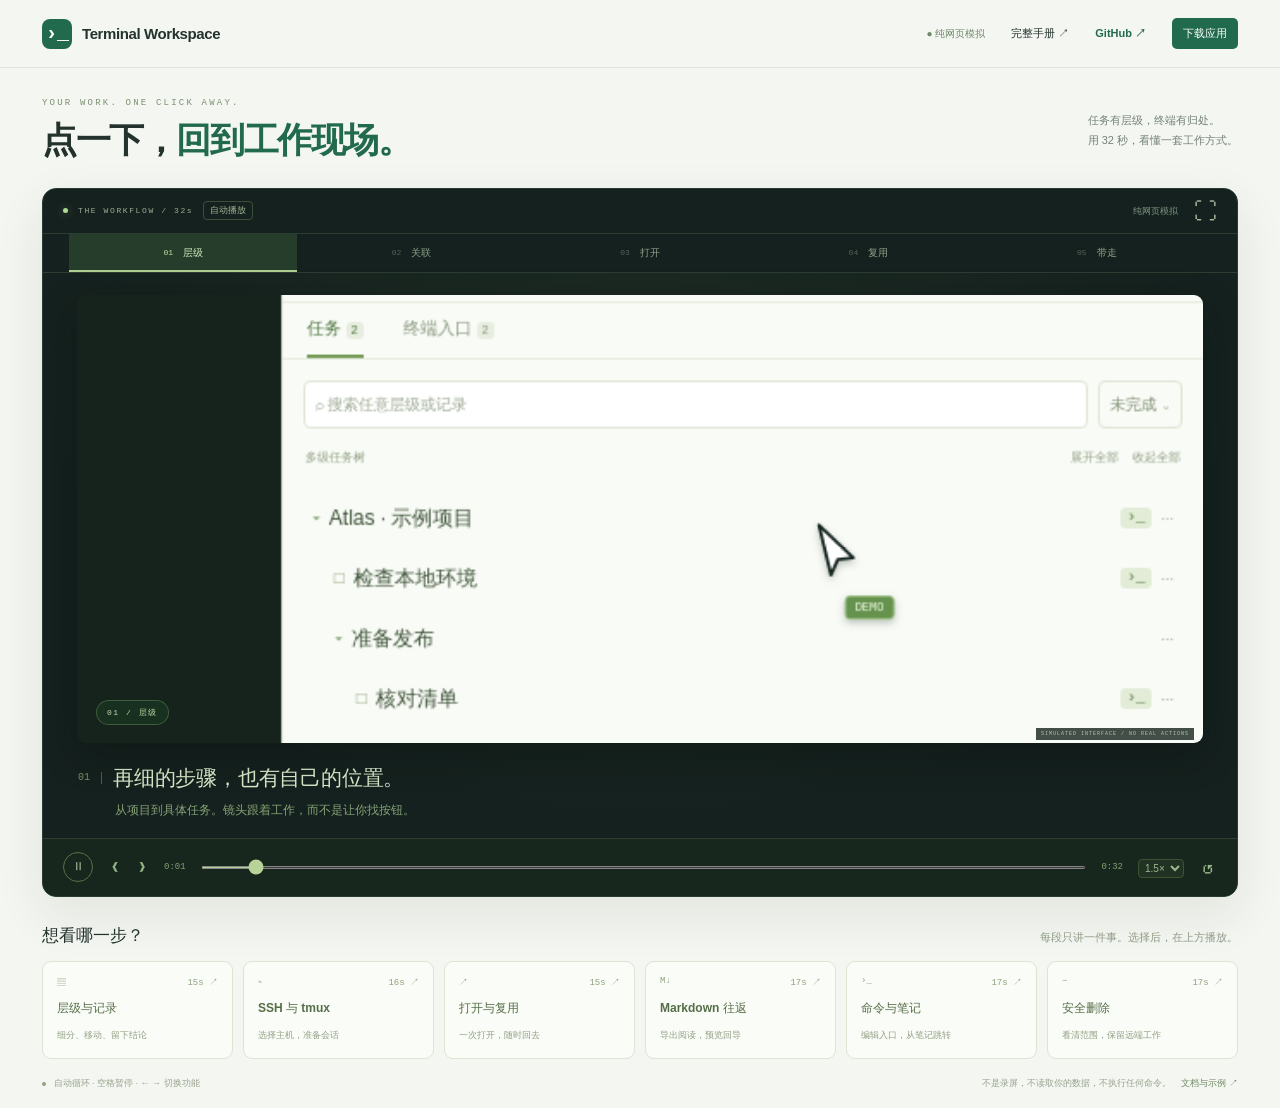
<file: terminal-workspace-release/site/film.html>
<!doctype html>
<html lang="zh-CN">
<head>
  <meta charset="utf-8">
  <meta name="viewport" content="width=device-width, initial-scale=1">
  <meta name="description" content="不用读长文，直接看 Terminal Workspace 自动演示任务层级、SSH / tmux、终端关联与复用、Markdown 和安全删除。纯网页模拟，不操作真实应用。">
  <meta name="referrer" content="no-referrer">
  <title>Terminal Workspace · 产品短片</title>
  <link rel="stylesheet" href="cinema.css">
  <script src="cinema.js" defer></script>
</head>
<body>
  <header class="site-header project-header"><a class="logo" href="index.html"><span>›_</span> Terminal Workspace</a><div><span class="local-badge">● 纯网页模拟</span><a href="manual.html">完整手册 ↗</a><a class="repo-link" href="https://github.com/wang202111/TerminalWorkBar" target="_blank" rel="noopener noreferrer" title="wang202111/TerminalWorkBar 源码仓库">GitHub ↗</a><a class="download-link" href="https://github.com/wang202111/TerminalWorkBar/releases/latest" target="_blank" rel="noopener noreferrer">下载应用</a></div></header>
  <main>
    <div class="intro"><div><p class="eyebrow">YOUR WORK. ONE CLICK AWAY.</p><h1>点一下，<span>回到工作现场。</span></h1></div><p>任务有层级，终端有归处。<br>用 32 秒，看懂一套工作方式。</p></div>
    <section id="cinema" class="cinema" aria-label="Terminal Workspace 自动演示播放器">
      <div class="film-header"><div class="film-label"><span class="live-dot"></span><strong id="film-name">THE WORKFLOW / 32s</strong><span id="playing-status">自动播放</span></div><div><button id="back-main" type="button" hidden>↶ 返回主片</button><span class="safe-label">纯网页模拟</span><button id="fullscreen" type="button" aria-label="全屏观看">⛶</button></div></div>
      <div class="show-layout">
        <nav class="chapters" aria-label="跳转到演示功能"><span class="chapters-heading">THE WORKFLOW</span><div id="chapter-list"></div><a href="manual.html">需要细节？查手册 ↗</a></nav>
        <div class="screen-area">
          <div id="stage" class="stage" aria-label="模拟应用画面">
            <div id="camera" class="camera">
            <div class="app-titlebar"><span class="traffic"><i></i><i></i><i></i></span><span id="app-title">iTerm2 · Terminal Workspace</span><span class="app-titlebar-end">⌘ 1</span></div>
            <div class="app-content">
              <div class="terminal"><div class="terminal-tabs"><span id="terminal-tab">zsh — 工作终端</span><span>＋</span></div><div id="terminal-output" class="terminal-output"></div><div id="terminal-banner" class="terminal-banner" hidden></div><div class="terminal-bottom"><span id="terminal-state">LOCAL / READY</span><span>UTF-8</span></div></div>
              <aside class="sidebar"><div class="sidebar-brand"><strong>›_ Terminal Sidebar</strong><span>V2</span></div><div class="toolbar"><span id="add-task" class="fake-button accent">＋ 添加任务</span><span id="add-command" class="fake-button">＋ 终端</span><span id="refresh" class="fake-button icon-button">↻</span></div><div class="tabs"><span id="tasks-tab" class="active">任务 <b>4</b></span><span id="commands-tab">终端入口 <b>2</b></span></div><div class="filter-row"><span id="search-box">⌕ 搜索任意层级或记录</span><span id="status-filter">未完成 ⌄</span></div><div class="tree-tools"><small>多级任务树</small><span id="expand-all">展开全部</span><span id="collapse-all">收起全部</span></div><div id="workspace-list" class="workspace-list"></div><div id="notes-panel" class="notes-panel" hidden><strong>▾ 工作记录</strong><div id="note-content"></div><div id="note-input" class="note-input">记录结论与下一步…</div><span id="save-note" class="fake-button accent">添加记录</span></div><div class="sidebar-bottom"><span id="import-button">导入 Markdown</span><span id="export-button">导出 Markdown</span><span id="v1-button">打开第一版</span></div></aside>
            </div>
            <div id="modal-layer" class="modal-layer" hidden><div id="modal" class="modal"><div class="modal-top"><span id="modal-tag">TASK</span><span>×</span></div><h2 id="modal-title"></h2><div id="modal-content"></div><div id="modal-hint" class="modal-hint"></div><div id="modal-action" class="modal-action"></div></div></div>
            <div id="scene-toast" class="scene-toast" hidden><span>✓</span><span id="scene-toast-text"></span></div>
            <div id="cursor" class="cursor" aria-hidden="true"><svg width="28" height="34" viewBox="0 0 28 34"><path d="M3 2L23 21L14 22L10 31L3 2Z" fill="white" stroke="#14241e" stroke-width="1.8" stroke-linejoin="round"/></svg><span>DEMO</span></div>
            <div id="click-ring" class="click-ring" aria-hidden="true"></div>
            </div>
            <div id="comparison" class="comparison" hidden><div class="comparison-heading"><span>FROM WORKSPACE TO WORDS</span><h2>工作现场，也能带走。</h2></div><div class="comparison-cards"><div class="compare-before"><span>工作台里的层级</span><h3>▾ Atlas 项目</h3><p>└ 核对清单</p><p class="nested">☑ 验证中文输出 <b>›_</b></p><blockquote>UTF-8 验证通过。</blockquote></div><span class="compare-arrow">→</span><div class="compare-after"><span>Markdown 里的记录</span><h3>Atlas 项目</h3><pre>- [ ] 核对清单
  - [x] 验证中文输出
    &gt; UTF-8 验证通过。</pre><small>阅读版分享 · 保留 ID 的版本可回导</small></div></div><p class="comparison-note">手动导出，不是自动同步。</p></div>
            <div id="shot-label" class="shot-label" aria-hidden="true">01 / ORGANIZE</div>
            <div class="simulation-watermark">SIMULATED INTERFACE / NO REAL ACTIONS</div>
          </div>
          <div class="narration"><div><span id="scene-number">01</span><span class="narration-divider"></span><h2 id="scene-title">打开你的工作台</h2></div><p id="scene-description" aria-live="polite">纯网页模拟：所有点击只发生在这幅画面里。</p></div>
        </div>
      </div>
      <div class="player-controls"><button id="play-toggle" class="play-toggle" type="button" aria-label="暂停演示">Ⅱ</button><button id="previous" type="button" aria-label="上一个功能">❮</button><button id="next" type="button" aria-label="下一个功能">❯</button><span id="elapsed">0:00</span><label class="seek-label"><span class="sr-only">演示进度</span><input id="seek" type="range" min="0" max="1000" value="0" step="1"></label><span id="duration">2:00</span><label class="speed-label"><span class="sr-only">播放速度</span><select id="speed"><option value="1">1×</option><option value="1.5">1.5×</option><option value="2">2×</option></select></label><button id="replay" type="button" aria-label="重新播放">↺</button></div>
    </section>
    <section class="shorts" aria-label="六个功能短演示"><div class="shorts-heading"><h2>想看哪一步？</h2><span>每段只讲一件事。选择后，在上方播放。</span></div><div id="short-list" class="short-list"></div></section>
    <footer class="page-footer"><span><i></i> 自动循环 · 空格暂停 · ← → 切换功能</span><span>不是录屏，不读取你的数据，不执行任何命令。<a href="manual.html#resources">文档与示例 ↗</a></span></footer>
    <p id="motion-note" class="motion-note" hidden>检测到“减少动态效果”：已暂停自动播放。可手动逐步查看，或按播放继续。</p>
    <noscript><p class="motion-note">动画需要 JavaScript。你仍可打开 <a href="manual.html">完整使用手册</a>。</p></noscript>
  </main>
</body>
</html>
</file>
<file: terminal-workspace-release/site/cinema.css>
@charset "UTF-8";
:root { color-scheme: light; --green: #226a4e; --ink: #23322d; --muted: #748179; --paper: #f4f6f1; }
* { box-sizing: border-box; }
body { margin: 0; background: var(--paper); color: var(--ink); font: 14px/1.6 -apple-system, BlinkMacSystemFont, "Segoe UI", "PingFang SC", sans-serif; }
button, input, select { font: inherit; }
button, a, select, input[type="range"] { -webkit-tap-highlight-color: transparent; }
button { cursor: pointer; }
a { color: inherit; text-decoration: none; }
a:hover { color: var(--green); }
button:focus-visible, a:focus-visible, input:focus-visible, select:focus-visible { outline: 2px solid #8dbb84; outline-offset: 4px; }
[hidden] { display: none !important; }
.site-header { height: 68px; max-width: 1530px; margin: auto; padding: 0 42px; display: flex; align-items: center; justify-content: space-between; border-bottom: 1px solid #e0e5db; }
.logo { display: flex; gap: 10px; align-items: center; font-weight: 650; font-size: 15px; letter-spacing: -.4px; }
.logo > span { display: grid; place-items: center; height: 30px; width: 30px; border-radius: 8px; background: var(--green); color: white; font: bold 20px monospace; }
.site-header > div { display: flex; align-items: center; gap: 26px; font-size: 11px; }
.local-badge { color: #71886b; font-size: 10px; }
.project-header .repo-link { color: var(--green); font-weight: 650; white-space: nowrap; }
.project-header .download-link { color: white; background: var(--green); border-radius: 5px; padding: 7px 11px; white-space: nowrap; }
@media (max-width: 700px) { .site-header.project-header { height: auto; flex-wrap: wrap; gap: 12px; padding-top: 12px; padding-bottom: 12px; } .site-header.project-header > div { width: 100%; justify-content: space-between; gap: 10px; } .project-header .local-badge { display: none; } }
main { max-width: 1530px; margin: auto; padding: 0 42px; }
.intro { display: flex; align-items: center; justify-content: space-between; gap: 22px; padding: 30px 0 25px; }
.eyebrow { font: 9px monospace; letter-spacing: 2.2px; color: #7c9071; margin: 0 0 10px; }
h1 { font-size: clamp(24px, 2.7vw, 39px); line-height: 1.3; font-weight: 600; letter-spacing: -1.4px; margin: 0; }
h1 span { color: var(--green); }
.intro > p { margin: 0; color: var(--muted); font-size: 11px; line-height: 1.9; }
.cinema { background: #15211e; border: 1px solid #283c30; border-radius: 14px; overflow: hidden; box-shadow: 0 18px 50px #25442517; color: #e0e8df; }
.film-header { height: 45px; padding: 0 20px; border-bottom: 1px solid #2c3d32; display: flex; justify-content: space-between; align-items: center; gap: 16px; }
.film-label { display: flex; align-items: center; gap: 10px; font: 8px monospace; letter-spacing: 1.6px; }
.film-label strong { font-weight: 400; color: #9aaf92; }
.live-dot { height: 5px; width: 5px; border-radius: 50%; background: #add995; box-shadow: 0 0 8px #add99560; }
#playing-status { font: 9px -apple-system, sans-serif; padding: 2px 6px; border: 1px solid #3b4e39; border-radius: 4px; color: #a2b797; letter-spacing: 0; }
.film-header > div:last-child { display: flex; align-items: center; gap: 16px; }
.safe-label { font-size: 9px; color: #7e9680; }
#fullscreen { background: none; border: 0; padding: 0; color: #a9baa0; font-size: 23px; }
.show-layout { display: grid; grid-template-columns: 181px minmax(0, 1fr); }
.chapters { border-right: 1px solid #2c3d32; padding: 19px 12px 15px; display: flex; flex-direction: column; }
.chapters-heading { font: 8px monospace; color: #6f896e; letter-spacing: 1.8px; margin: 0 10px 12px; }
#chapter-list { display: flex; flex-direction: column; gap: 2px; }
#chapter-list button { border: 1px solid transparent; background: transparent; color: #8fa38a; border-radius: 5px; font-size: 10px; text-align: left; padding: 6px 10px; line-height: 1.4; display: flex; align-items: center; gap: 10px; }
#chapter-list button > span { font: 8px monospace; opacity: .5; }
#chapter-list button:hover { background: #213729; color: #cee1bb; }
#chapter-list button[aria-current="step"] { border-color: #405838; background: #2a412c; color: #d2ebbd; }
#chapter-list button[aria-current="step"] > span { color: #c1e29f; opacity: 1; }
.chapters > a { margin: auto 10px 0; padding-top: 18px; font-size: 9px; color: #709067; }
.screen-area { min-width: 0; padding: 22px 22px 0; background: radial-gradient(ellipse at 50% 20%, #344a333d, transparent 70%); }
.stage { height: 480px; border: 1px solid #54664c; border-radius: 9px; background: #13201b; box-shadow: 0 12px 36px #060e0c4d; position: relative; overflow: hidden; isolation: isolate; font-size: 11px; }
.app-titlebar { height: 31px; display: flex; align-items: center; gap: 13px; padding: 0 13px; background: #e9ede5; color: #73816a; font-size: 8px; }
.traffic { display: flex; gap: 5px; }
.traffic i { width: 7px; height: 7px; border-radius: 50%; background: #d6a29b; }
.traffic i:nth-child(2) { background: #d9c38d; }
.traffic i:nth-child(3) { background: #a4bb8e; }
.app-titlebar-end { margin-left: auto; font-size: 8px; }
.app-content { height: calc(100% - 31px); display: grid; grid-template-columns: minmax(0, 1.1fr) minmax(0, 1fr); }
.terminal { position: relative; min-width: 0; background: #15231c; color: #c5d7b8; display: flex; flex-direction: column; }
.terminal-tabs { height: 31px; padding: 7px 13px; border-bottom: 1px solid #2a3d2b; display: flex; justify-content: space-between; color: #85a177; font: 8px monospace; }
.terminal-output { padding: 24px 22px; font: 11px/2.2 "SFMono-Regular", Consolas, monospace; overflow: hidden; flex: 1; }
.terminal-line { min-height: 24px; white-space: pre-wrap; overflow-wrap: anywhere; }
.terminal-line.dim { color: #63865e; }
.terminal-line.bright { color: #c1e399; }
.terminal-caret { color: #b4df99; }
.terminal-bottom { border-top: 1px solid #2a3d2b; font: 7px monospace; color: #699061; display: flex; justify-content: space-between; padding: 7px 13px; }
.terminal-banner { position: absolute; left: 17px; right: 17px; bottom: 46px; border: 1px solid #597447; padding: 12px; border-radius: 6px; font-size: 10px; color: #bedea2; background: #273e29; }
.sidebar { min-width: 0; color: #3c5137; background: #f9fbf6; display: flex; flex-direction: column; overflow: hidden; border-left: 1px solid #d7e1cc; }
.sidebar-brand { padding: 13px 14px 9px; display: flex; justify-content: space-between; align-items: center; }
.sidebar-brand strong { font-size: 11px; }
.sidebar-brand > span { font: 7px monospace; color: #90a281; }
.toolbar { display: flex; gap: 5px; padding: 0 13px 10px; }
.fake-button { padding: 5px 8px; border: 1px solid #d7e1cd; border-radius: 5px; font-size: 8px; background: white; display: inline-block; }
.fake-button.accent { background: #477342; border-color: #477342; color: white; }
.icon-button { margin-left: auto; }
.tabs { border-top: 1px solid #e6eddf; border-bottom: 1px solid #e6eddf; display: flex; gap: 23px; padding: 0 14px; color: #8a9980; font-size: 9px; }
.tabs > span { padding: 7px 0; }
.tabs > span.active { color: #4d763f; border-bottom: 2px solid #759b59; }
.tabs b { font: 7px monospace; background: #e7eedf; padding: 1px 3px; border-radius: 3px; }
.filter-row { display: flex; align-items: center; padding: 12px 12px 4px; gap: 6px; font-size: 8px; }
#search-box { flex: 1; border: 1px solid #dde6d5; border-radius: 4px; padding: 6px; color: #9ca991; background: white; min-width: 0; }
#status-filter { border: 1px solid #dde6d5; border-radius: 4px; padding: 6px; color: #7d8f70; white-space: nowrap; }
.tree-tools { display: flex; gap: 8px; padding: 7px 13px; font-size: 7px; color: #8f9f82; }
.tree-tools small { margin-right: auto; font-size: 7px; }
.workspace-list { padding: 5px 10px; overflow: hidden; }
.tree-node { display: flex; gap: 5px; align-items: center; min-height: 31px; font-size: 9px; padding: 5px 7px; margin: 1px 0; border-radius: 4px; position: relative; }
.tree-node.selected { background: #eaf1e1; color: #43642f; }
.tree-node.deleted { opacity: .2; text-decoration: line-through; }
.tree-node.done > .node-title { text-decoration: line-through; color: #9aab8b; }
.tree-node .indent-line { position: absolute; top: 0; bottom: 0; width: 1px; background: #d7e3ca; }
.node-symbol { color: #8ba276; font-size: 10px; }
.node-title { flex: 1; min-width: 0; }
.node-terminal { background: #e2ecd6; color: #53763f; font: 9px monospace; padding: 1px 4px; border-radius: 3px; }
.node-edit { color: #97a68b; font-size: 9px; }
.notes-panel { padding: 8px 16px 12px; border-top: 1px solid #e6eddf; font-size: 8px; }
.notes-panel strong { font-size: 8px; font-weight: 500; }
#note-content { color: #718763; font-size: 8px; margin: 8px 0; }
.note-input { min-height: 42px; padding: 8px; border: 1px solid #dbe5d3; border-radius: 4px; color: #a3af98; background: white; margin-bottom: 6px; }
.sidebar-bottom { display: flex; gap: 13px; margin-top: auto; padding: 10px 12px 18px; border-top: 1px solid #e3eada; font-size: 8px; color: #7e906f; }
.modal-layer { position: absolute; inset: 31px 0 0; background: #0c1e1847; display: grid; place-items: center; padding: 12px; z-index: 3; backdrop-filter: blur(2px); }
.modal { width: min(370px, 86%); padding: 18px 22px; border: 1px solid #e2e9d9; border-radius: 10px; background: #fcfdf9; box-shadow: 0 24px 55px #05170e40; color: #395031; transform-origin: 75% 60%; }
.modal-top { display: flex; justify-content: space-between; color: #94a886; font: 8px monospace; letter-spacing: 1.5px; }
.modal h2 { font-size: 17px; line-height: 1.4; margin: 7px 0 13px; letter-spacing: -.3px; }
.field { margin: 8px 0; }
.field-label { font-size: 8px; color: #8a9b7c; margin-bottom: 3px; }
.field-value { border: 1px solid #dce5d2; background: white; border-radius: 5px; padding: 7px 9px; min-height: 30px; font-size: 10px; color: #587448; white-space: pre-wrap; overflow-wrap: anywhere; }
.field-value.typing { border-color: #81a768; }
.field-value.typing::after { content: '▏'; color: #54743e; }
.modal-hint { font-size: 8px; color: #8b9d7e; margin-top: 9px; }
.modal-action { background: #40723e; color: white; text-align: center; font-size: 9px; padding: 8px; border-radius: 5px; margin-top: 12px; }
.modal-action.danger { background: #aa6759; }
.result-option { border: 1px solid #d5e4c9; background: #edf4e5; padding: 7px 9px; font-size: 9px; border-radius: 4px; color: #547642; margin: 4px 0; }
.code-preview { margin: 9px 0; white-space: pre-wrap; overflow-wrap: anywhere; font: 9px/1.9 monospace; padding: 12px; background: #eef3e7; color: #648351; border-radius: 4px; }
.command-card { border: 1px solid #dce6d2; padding: 10px; background: white; border-radius: 6px; margin: 7px 0; font-size: 8px; }
.command-card strong { display: block; font-size: 10px; color: #557442; }
.command-card p { color: #95a48a; margin: 5px 0 8px; font: 7px monospace; overflow-wrap: anywhere; }
.command-actions { display: flex; gap: 12px; color: #7d9867; }
.scene-toast { position: absolute; left: 50%; bottom: 23px; transform: translateX(-50%); background: #e8f4da; border: 1px solid #aac391; border-radius: 7px; padding: 10px 16px; font-size: 10px; color: #4d7033; display: flex; gap: 10px; white-space: nowrap; max-width: 95%; z-index: 6; box-shadow: 0 8px 24px #11231625; }
.scene-toast > span:last-child { white-space: normal; }
.cursor { position: absolute; top: 0; left: 0; z-index: 9; pointer-events: none; filter: drop-shadow(0 2px 2px #08241640); width: 62px; }
.cursor > span { display: inline-block; color: #f1fbe9; background: #65924d; padding: 2px 5px; border: 1px solid #96ba7d; border-radius: 3px; margin-left: 18px; font: 7px monospace; }
.click-ring { position: absolute; width: 38px; height: 38px; border: 2px solid #9bd47d; border-radius: 50%; top: 0; left: 0; opacity: 0; pointer-events: none; z-index: 8; }
.simulation-watermark { position: absolute; right: 9px; bottom: 3px; font: 5px monospace; letter-spacing: 1px; color: #94a28c; z-index: 2; pointer-events: none; }
.narration { min-height: 98px; padding: 21px 2px 16px; }
.narration > div { display: flex; align-items: center; gap: 11px; }
#scene-number { color: #769064; font: 10px monospace; }
.narration-divider { height: 12px; width: 1px; background: #4a623d; }
.narration h2 { font-size: 17px; letter-spacing: -.2px; color: #d6e8c9; font-weight: 500; margin: 0; }
.narration p { font-size: 10px; color: #85a275; margin: 6px 0 0 37px; }
.player-controls { height: 58px; padding: 0 20px; display: flex; gap: 15px; align-items: center; border-top: 1px solid #2c3d32; background: #18271e; }
.player-controls button { border: 0; background: transparent; color: #99b888; padding: 3px; font-size: 13px; }
.player-controls .play-toggle { width: 30px; height: 30px; border: 1px solid #57704a; border-radius: 50%; padding: 0; font-size: 11px; color: #d0e7bb; flex-shrink: 0; }
.player-controls > span { font: 9px monospace; color: #81a171; }
.seek-label { flex: 1; display: flex; align-items: center; min-width: 0; }
#seek { width: 100%; height: 3px; accent-color: #b7d398; cursor: pointer; margin: 0; }
#speed { color: #9bb88a; background: #213225; border: 1px solid #3c5332; border-radius: 4px; padding: 2px; font-size: 10px; }
#replay { font-size: 23px; }
.page-footer { display: flex; gap: 18px; justify-content: space-between; padding: 17px 0 20px; font-size: 9px; color: #97a18d; }
.page-footer a { color: #6d8760; margin-left: 10px; }
.page-footer i { display: inline-block; width: 4px; height: 4px; border-radius: 50%; background: #91a17c; vertical-align: middle; margin-right: 5px; }
.motion-note { font-size: 11px; color: #75856a; text-align: center; padding: 10px; }
.sr-only { position: absolute; width: 1px; height: 1px; margin: -1px; overflow: hidden; clip: rect(0,0,0,0); white-space: nowrap; }
.cinema:fullscreen { display: flex; flex-direction: column; border-radius: 0; border: 0; padding: 0 4vw; justify-content: center; }
.cinema:fullscreen .show-layout { flex: 1; max-height: 85vh; }
.cinema:fullscreen .screen-area { display: flex; flex-direction: column; }
.cinema:fullscreen .stage { flex: 1; height: auto; min-height: 480px; }
.cinema:fullscreen .chapters { justify-content: center; }
.cinema:fullscreen .chapters > a { margin-top: 22px; }
@media (min-width: 1600px) { .stage { height: 530px; } .screen-area { padding: 27px 28px 0; } #chapter-list button { padding: 7px 10px; } }
@media (max-width: 1100px) { main, .site-header { padding-left: 25px; padding-right: 25px; } .show-layout { grid-template-columns: 155px minmax(0,1fr); } .screen-area { padding: 15px 15px 0; } .intro > p { display: none; } .stage { height: 475px; } .terminal-output { font-size: 9px; padding: 20px 13px; } .app-content { grid-template-columns: minmax(0,.9fr) minmax(0,1.1fr); } .sidebar-brand strong { font-size: 10px; } .sidebar-brand { padding-left: 10px; padding-right: 10px; } .toolbar, .tabs { padding-left: 10px; padding-right: 10px; } .tree-node { font-size: 8px; } }
@media (max-width: 820px) { .show-layout { display: flex; flex-direction: column; } .chapters { padding: 8px 12px; border-right: 0; border-bottom: 1px solid #2c3d32; } .chapters-heading, .chapters > a { display: none; } #chapter-list { flex-direction: row; overflow-x: auto; scrollbar-width: thin; scrollbar-color: #426435 transparent; padding-bottom: 3px; } #chapter-list button { flex-shrink: 0; font-size: 9px; padding: 5px 8px; gap: 6px; } .screen-area { padding: 13px 13px 0; } .stage { height: 450px; } .narration { min-height: 91px; padding: 16px 1px; } .safe-label { display: none; } main, .site-header { padding-left: 18px; padding-right: 18px; } .page-footer { flex-direction: column; gap: 5px; } }
@media (max-width: 520px) { .site-header { height: 57px; padding: 0 15px; } .site-header > div { gap: 10px; font-size: 10px; } .local-badge { display: none; } .logo { font-size: 12px; gap: 7px; } .logo > span { height: 25px; width: 25px; font-size: 17px; border-radius: 6px; } main { padding: 0 10px; } .intro { padding: 22px 5px; } h1 { font-size: 25px; letter-spacing: -1px; } .eyebrow { font-size: 7px; letter-spacing: 1.4px; } .cinema { border-radius: 10px; } .film-header { padding: 0 12px; height: 37px; } .film-label { font-size: 6px; gap: 7px; letter-spacing: 1px; } #playing-status { font-size: 7px; } .screen-area { padding: 8px 7px 0; } .stage { height: 412px; } .app-titlebar { padding: 0 7px; gap: 7px; font-size: 6px; height: 25px; } .traffic i { width: 5px; height: 5px; } .traffic { gap: 3px; } .app-content { height: calc(100% - 25px); grid-template-columns: minmax(0,.64fr) minmax(0,1.36fr); } .terminal-tabs { padding: 8px 6px; font-size: 6px; height: 27px; } .terminal-output { padding: 14px 8px; font-size: 7px; line-height: 2; } .terminal-line { min-height: 17px; } .terminal-bottom { font-size: 5px; padding: 7px 5px; } .terminal-banner { left: 5px; right: 5px; padding: 7px; font-size: 7px; bottom: 28px; } .sidebar-brand { padding: 10px 7px 8px; } .sidebar-brand strong { font-size: 8px; } .sidebar-brand > span { font-size: 6px; } .toolbar { padding: 0 6px 7px; gap: 3px; } .fake-button { font-size: 6px; padding: 4px 5px; border-radius: 3px; } .tabs { gap: 13px; font-size: 7px; padding: 0 8px; } .tabs b { font-size: 5px; } .filter-row { font-size: 6px; padding: 8px 6px 3px; gap: 3px; } #search-box, #status-filter { padding: 4px 3px; } .tree-tools { padding: 6px 7px; gap: 5px; font-size: 5px; } .tree-tools small { font-size: 5px; } .workspace-list { padding: 3px 4px; } .tree-node { font-size: 7px; gap: 3px; padding-top: 4px; padding-bottom: 4px; min-height: 28px; } .node-symbol, .node-terminal { font-size: 7px; } .node-edit { font-size: 7px; } .sidebar-bottom { font-size: 6px; gap: 7px; padding: 8px 6px 14px; } .notes-panel { padding: 7px; font-size: 6px; } .notes-panel strong, #note-content { font-size: 6px; } .note-input { padding: 6px; min-height: 32px; } .modal-layer { inset: 25px 0 0; padding: 7px; } .modal { width: 90%; padding: 14px 17px; } .modal h2 { font-size: 15px; margin-bottom: 10px; } .field { margin: 7px 0; } .field-value { font-size: 9px; min-height: 26px; padding: 6px 8px; } .scene-toast { bottom: 15px; padding: 8px 10px; font-size: 8px; } .cursor svg { width: 21px; height: 26px; } .cursor > span { font-size: 5px; margin-left: 12px; } .simulation-watermark { font-size: 4px; letter-spacing: .4px; } .narration h2 { font-size: 14px; } .narration p { font-size: 9px; margin-top: 5px; margin-left: 31px; } .narration > div { gap: 8px; } .narration { min-height: 97px; padding: 14px 4px; } .player-controls { padding: 0 10px; gap: 10px; height: 49px; } .player-controls > span { font-size: 7px; } .player-controls button { font-size: 10px; } .player-controls .play-toggle { width: 25px; height: 25px; } #speed { font-size: 8px; } .page-footer { font-size: 8px; padding: 12px 5px; } .page-footer a { margin-left: 3px; } .cinema:fullscreen { padding: 0; } .cinema:fullscreen .stage { min-height: 380px; } }
@media (prefers-reduced-motion: reduce) { * { scroll-behavior: auto !important; } }
.show-layout { display: block; }
.chapters { padding: 0; border: 0; }
.chapters-heading, .chapters > a { display: none; }
#chapter-list { flex-direction: row; gap: 0; padding: 0 26px; overflow-x: auto; border-bottom: 1px solid #2c3d32; }
#chapter-list button { flex: 1; justify-content: center; border: 0; border-radius: 0; padding: 12px 10px; font-size: 10px; white-space: nowrap; }
#chapter-list button[aria-current="step"] { background: #263d2b; box-shadow: inset 0 -2px #afce8f; }
.screen-area { padding: 22px 34px 0; }
.stage { height: clamp(365px, 35vw, 505px); border: 0; background: #13201b; }
.camera { width: 100%; height: 100%; position: absolute; inset: 0; transform-origin: 0 0; will-change: transform; }
.simulation-watermark { z-index: 15; background: #15231ccc; color: #b7c7ac; padding: 3px 5px; }
.shot-label { position: absolute; bottom: 18px; left: 19px; font: 8px monospace; letter-spacing: 1.5px; color: #c5dcab; border: 1px solid #83a16a60; padding: 6px 10px; border-radius: 20px; background: #193422dc; pointer-events: none; z-index: 12; }
.narration { min-height: 87px; padding: 18px 1px; }
.narration h2 { font-size: 21px; }
.narration p { font-size: 12px; }
.terminal-output { font-size: 14px; line-height: 2; }
.sidebar-brand strong { font-size: 13px; }
.tree-node { font-size: 12px; min-height: 34px; }
.fake-button, .tabs { font-size: 10px; }
.filter-row { font-size: 9px; }
.modal { width: min(405px, 82%); padding: 20px 25px; }
.modal h2 { font-size: 21px; }
.field-label, .modal-hint { font-size: 10px; }
.field-value { font-size: 12px; }
.modal-action { font-size: 11px; }
.scene-toast { font-size: 12px; }
.terminal-banner { font-size: 13px; }
#back-main { color: #b8d0a7; border: 1px solid #4b6540; border-radius: 5px; background: transparent; font-size: 10px; padding: 4px 9px; }
.comparison { position: absolute; inset: 0; z-index: 11; background: radial-gradient(ellipse at 60% 20%, #3c5940, #14271d 85%); display: flex; align-items: center; justify-content: center; flex-direction: column; padding: 28px; overflow: hidden; }
.comparison-heading { text-align: center; margin-bottom: 28px; }
.comparison-heading > span { font: 9px monospace; letter-spacing: 3px; color: #9fb48e; }
.comparison-heading h2 { margin: 12px 0 0; font-size: 30px; font-weight: 500; color: #e6f1dc; }
.comparison-cards { width: min(830px, 96%); display: grid; grid-template-columns: 1fr 45px 1fr; align-items: center; gap: 15px; }
.comparison-cards > div { min-height: 195px; padding: 22px; background: #f5f8ee; color: #4b6540; border-radius: 10px; box-shadow: 0 14px 32px #07130a33; }
.comparison-cards > div > span { font-size: 9px; color: #95a387; }
.comparison-cards h3 { margin: 14px 0 10px; font-size: 17px; }
.comparison-cards p { margin: 7px 0; font-size: 13px; }
.comparison-cards p.nested { margin-left: 18px; }
.comparison-cards b { font: 11px monospace; background: #dfeacf; border-radius: 3px; padding: 2px 4px; }
.comparison-cards blockquote { font-size: 11px; margin: 12px 0 0 32px; border-left: 2px solid #b0c499; padding-left: 9px; color: #8b9d7a; }
.comparison-cards pre { font: 12px/2 monospace; white-space: pre-wrap; overflow-wrap: anywhere; }
.comparison-cards small { font-size: 9px; color: #8b9e77; }
.compare-arrow { text-align: center; font-size: 30px; color: #b5d395; }
.comparison-note { font-size: 10px; color: #8ba57c; margin: 19px 0 0; }
.shorts { padding-top: 25px; }
.shorts-heading { display: flex; align-items: baseline; justify-content: space-between; gap: 12px; margin-bottom: 12px; }
.shorts-heading h2 { margin: 0; font-size: 17px; font-weight: 550; }
.shorts-heading > span { font-size: 11px; color: #8f9b86; }
.short-list { display: grid; grid-template-columns: repeat(6, minmax(0, 1fr)); gap: 10px; }
.short-card { text-align: left; border: 1px solid #dce5d4; border-radius: 9px; padding: 14px; background: #fafcf7; color: #566e48; transition: background .2s, transform .2s, box-shadow .2s; }
.short-card:hover, .short-card:focus-visible { transform: translateY(-3px); box-shadow: 0 6px 18px #43612c12; background: white; }
.short-card[aria-pressed="true"] { border-color: #8cac70; background: #e8f0df; }
.short-card > span { display: flex; justify-content: space-between; color: #90a37f; font: 9px monospace; }
.short-card strong { display: block; font-size: 12px; font-weight: 550; margin: 10px 0 4px; }
.short-card small { font-size: 9px; color: #91a083; }
.cinema:fullscreen .show-layout { flex: 1; display: flex; flex-direction: column; }
.cinema:fullscreen .screen-area { flex: 1; }
.cinema:fullscreen .stage { min-height: 300px; }
@media (max-width: 820px) { .screen-area { padding: 14px 16px 0; } #chapter-list { padding: 0 8px; } #chapter-list button { font-size: 9px; padding: 9px 7px; } .short-list { grid-template-columns: repeat(3, 1fr); } .stage { height: 405px; } .modal { padding: 15px 20px; } .comparison-cards { width: 100%; gap: 8px; grid-template-columns: 1fr 25px 1fr; } .comparison-cards > div { padding: 16px; } }
@media (max-width: 520px) { .stage { height: 360px; } .screen-area { padding: 8px 7px 0; } #chapter-list { padding: 0 4px; } #chapter-list button { font-size: 8px; gap: 4px; } #chapter-list button > span { display: none; } .shorts { padding: 18px 5px 0; } .shorts-heading > span { font-size: 9px; } .short-card { padding: 10px; } .short-card strong { font-size: 11px; } .short-card small { font-size: 8px; } .narration h2 { font-size: 17px; } .narration p { font-size: 10px; } .narration { min-height: 91px; } .terminal-output { font-size: 9px; } .tree-node { font-size: 8px; min-height: 26px; } .sidebar-brand strong { font-size: 9px; } .fake-button, .tabs { font-size: 7px; } .filter-row { font-size: 6px; } .modal { padding: 13px 15px; } .modal h2 { font-size: 17px; } .field-value { font-size: 10px; } .field-label, .modal-hint { font-size: 8px; } .modal-action { font-size: 9px; } .scene-toast { font-size: 9px; } .terminal-banner { font-size: 9px; } .comparison { padding: 15px; } .comparison-heading { margin-bottom: 20px; } .comparison-heading h2 { font-size: 23px; } .comparison-heading > span { font-size: 7px; letter-spacing: 1px; } .comparison-cards { grid-template-columns: 1fr 18px 1fr; gap: 5px; } .comparison-cards > div { padding: 12px 9px; min-height: 160px; } .comparison-cards h3 { font-size: 12px; } .comparison-cards p, .comparison-cards pre { font-size: 8px; } .comparison-cards p.nested { margin-left: 5px; } .comparison-cards blockquote { margin-left: 5px; font-size: 8px; } .comparison-cards small, .comparison-cards > div > span { font-size: 7px; } .compare-arrow { font-size: 19px; } .shot-label { bottom: 12px; left: 11px; font-size: 6px; padding: 4px 8px; } .comparison-note { font-size: 8px; } }
@media (prefers-reduced-motion: reduce) { .short-card { transition: none; } .short-card:hover { transform: none; } }
@media (max-width: 520px) { .stage { height: 410px; } .modal { padding: 12px 14px; } .modal h2 { font-size: 16px; margin-bottom: 9px; } .field { margin: 6px 0; } .field-value { min-height: 24px; padding: 5px 7px; } .result-option { font-size: 8px; padding: 5px 7px; } .modal-hint { font-size: 7px; margin-top: 6px; } .modal-action { margin-top: 9px; padding: 7px; } }
</file>
